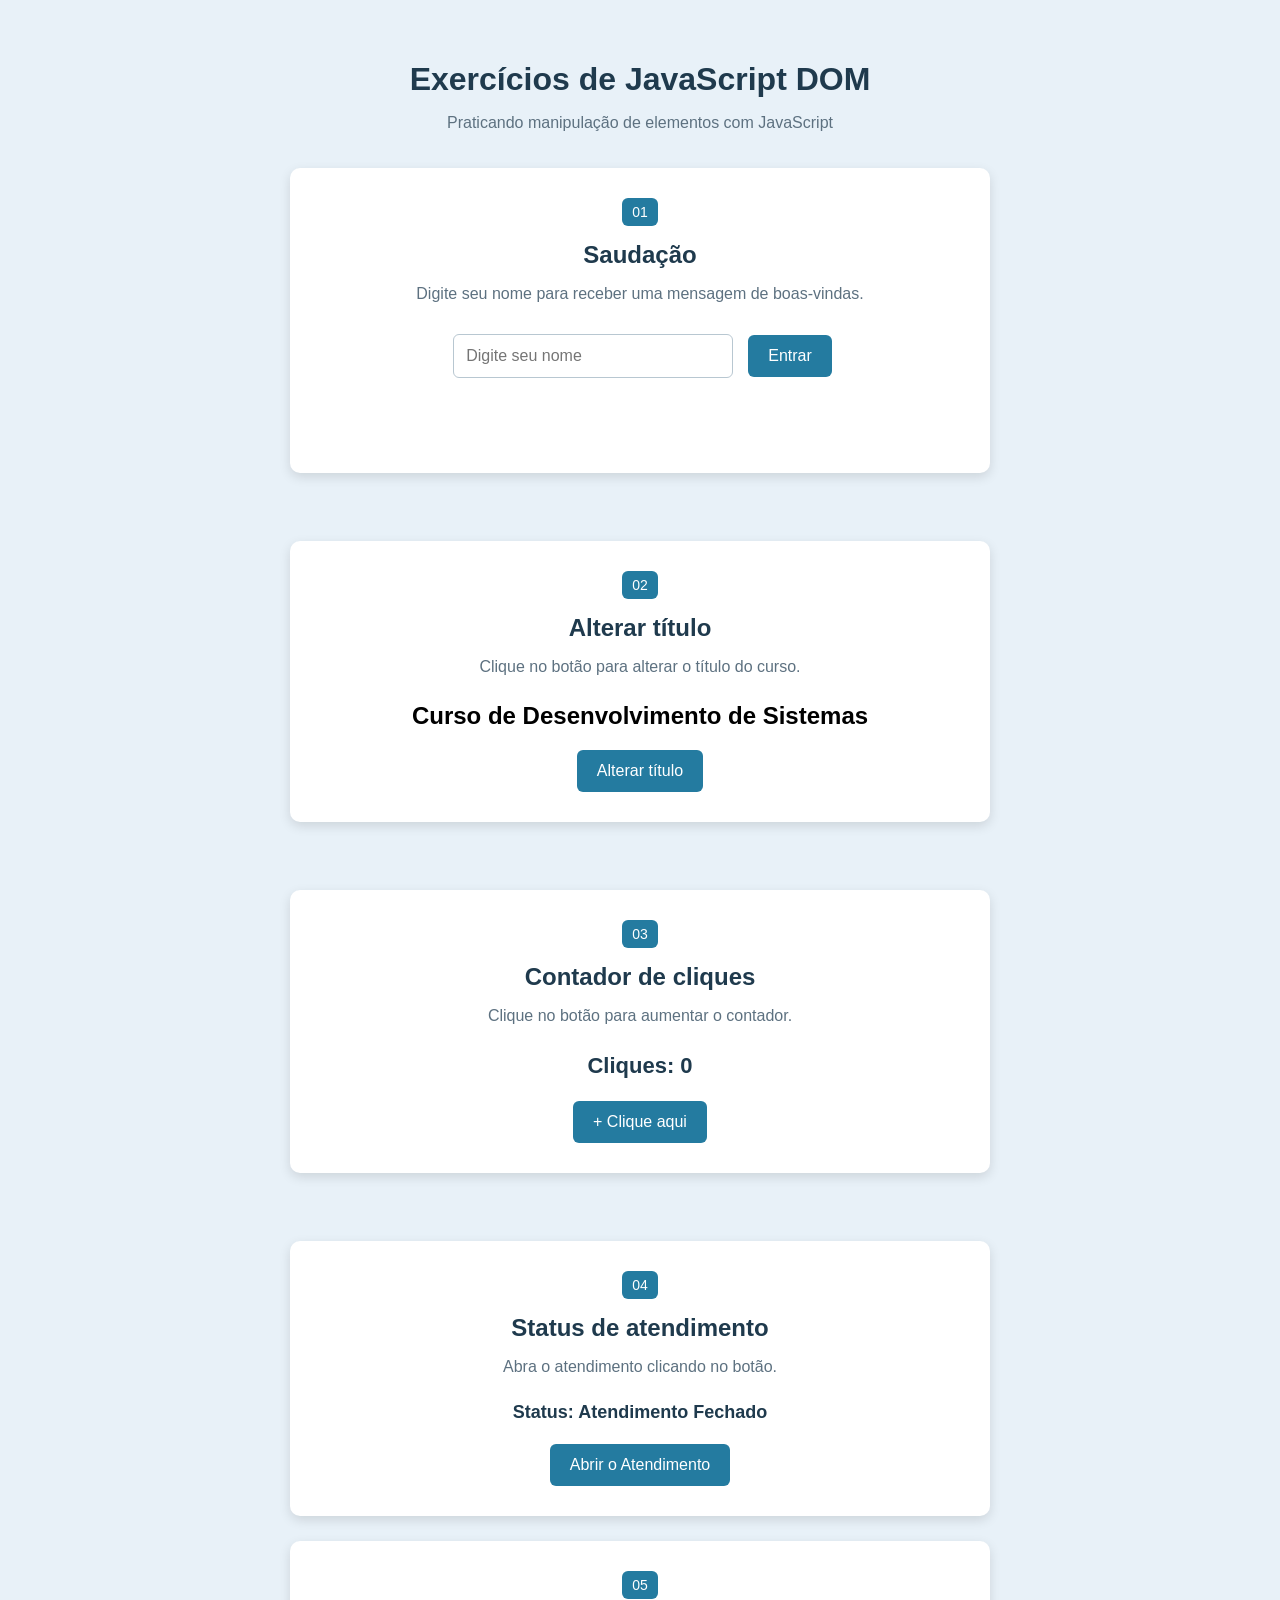
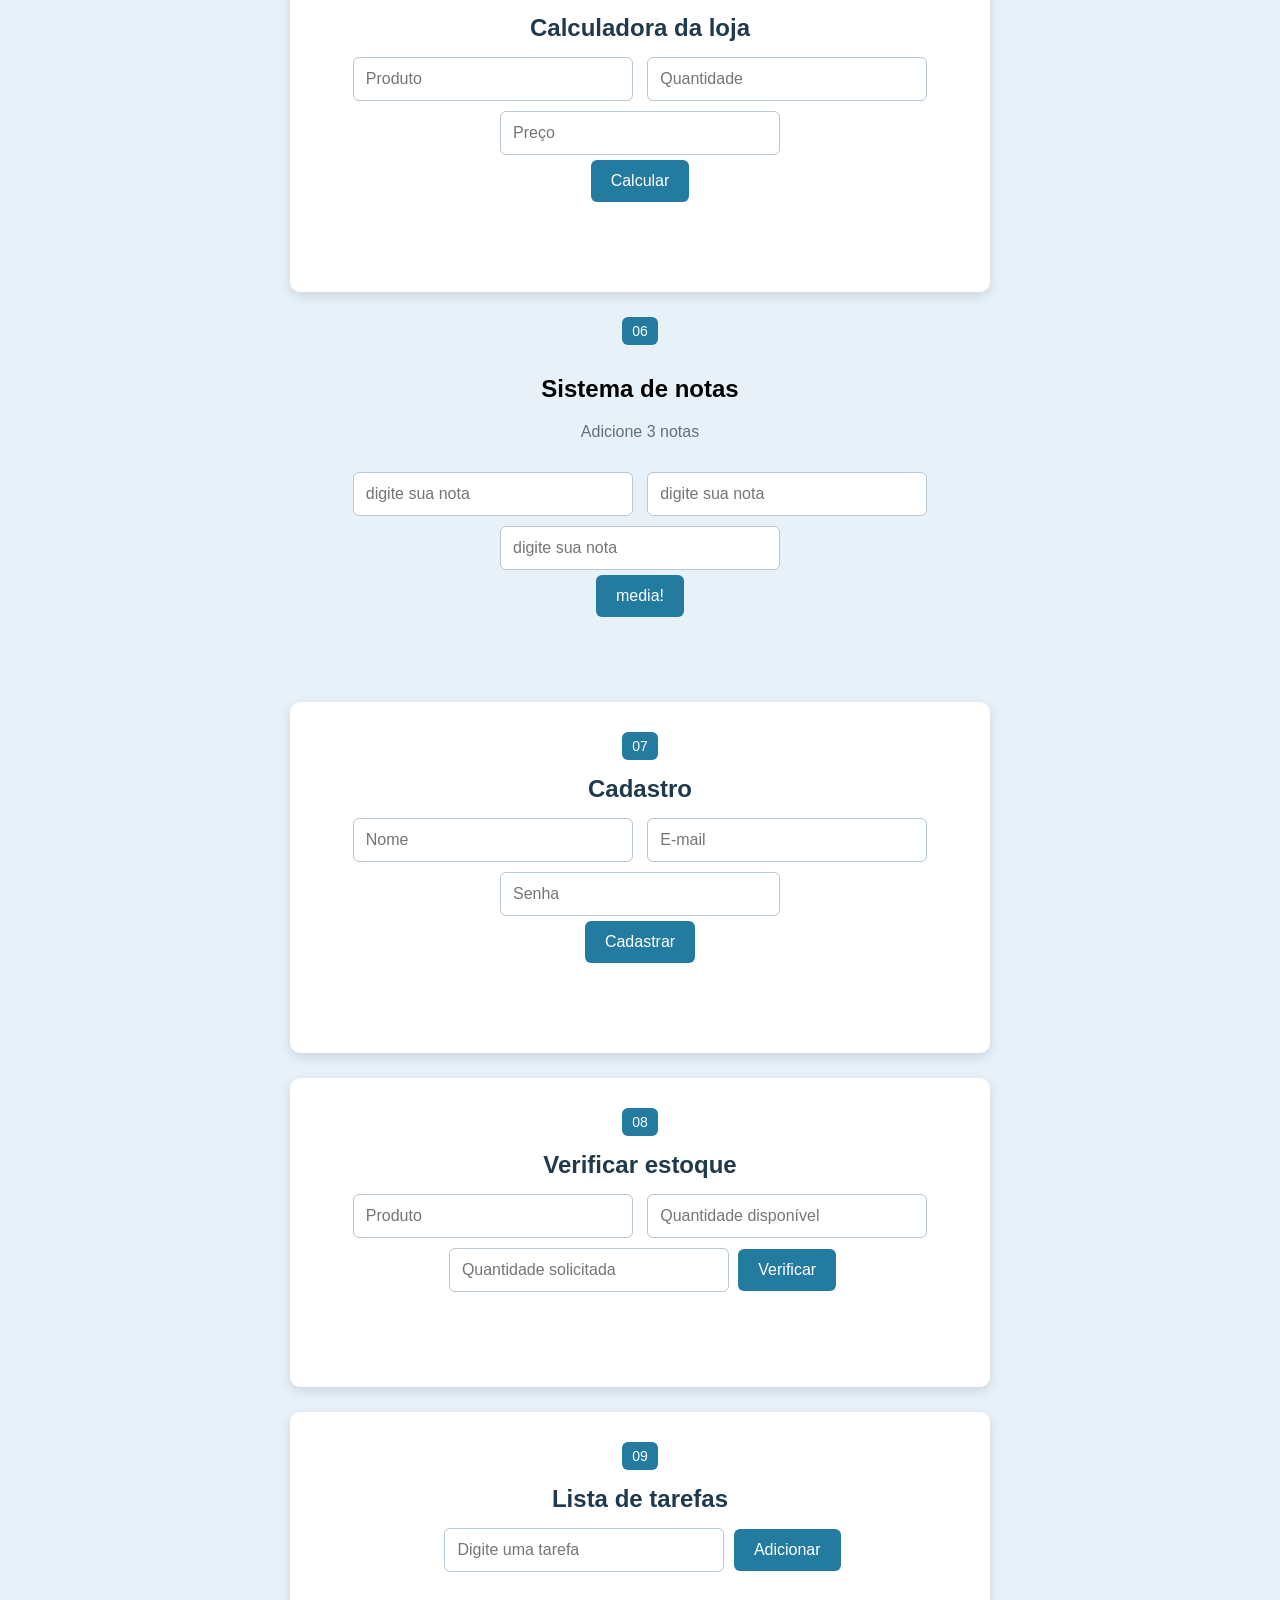
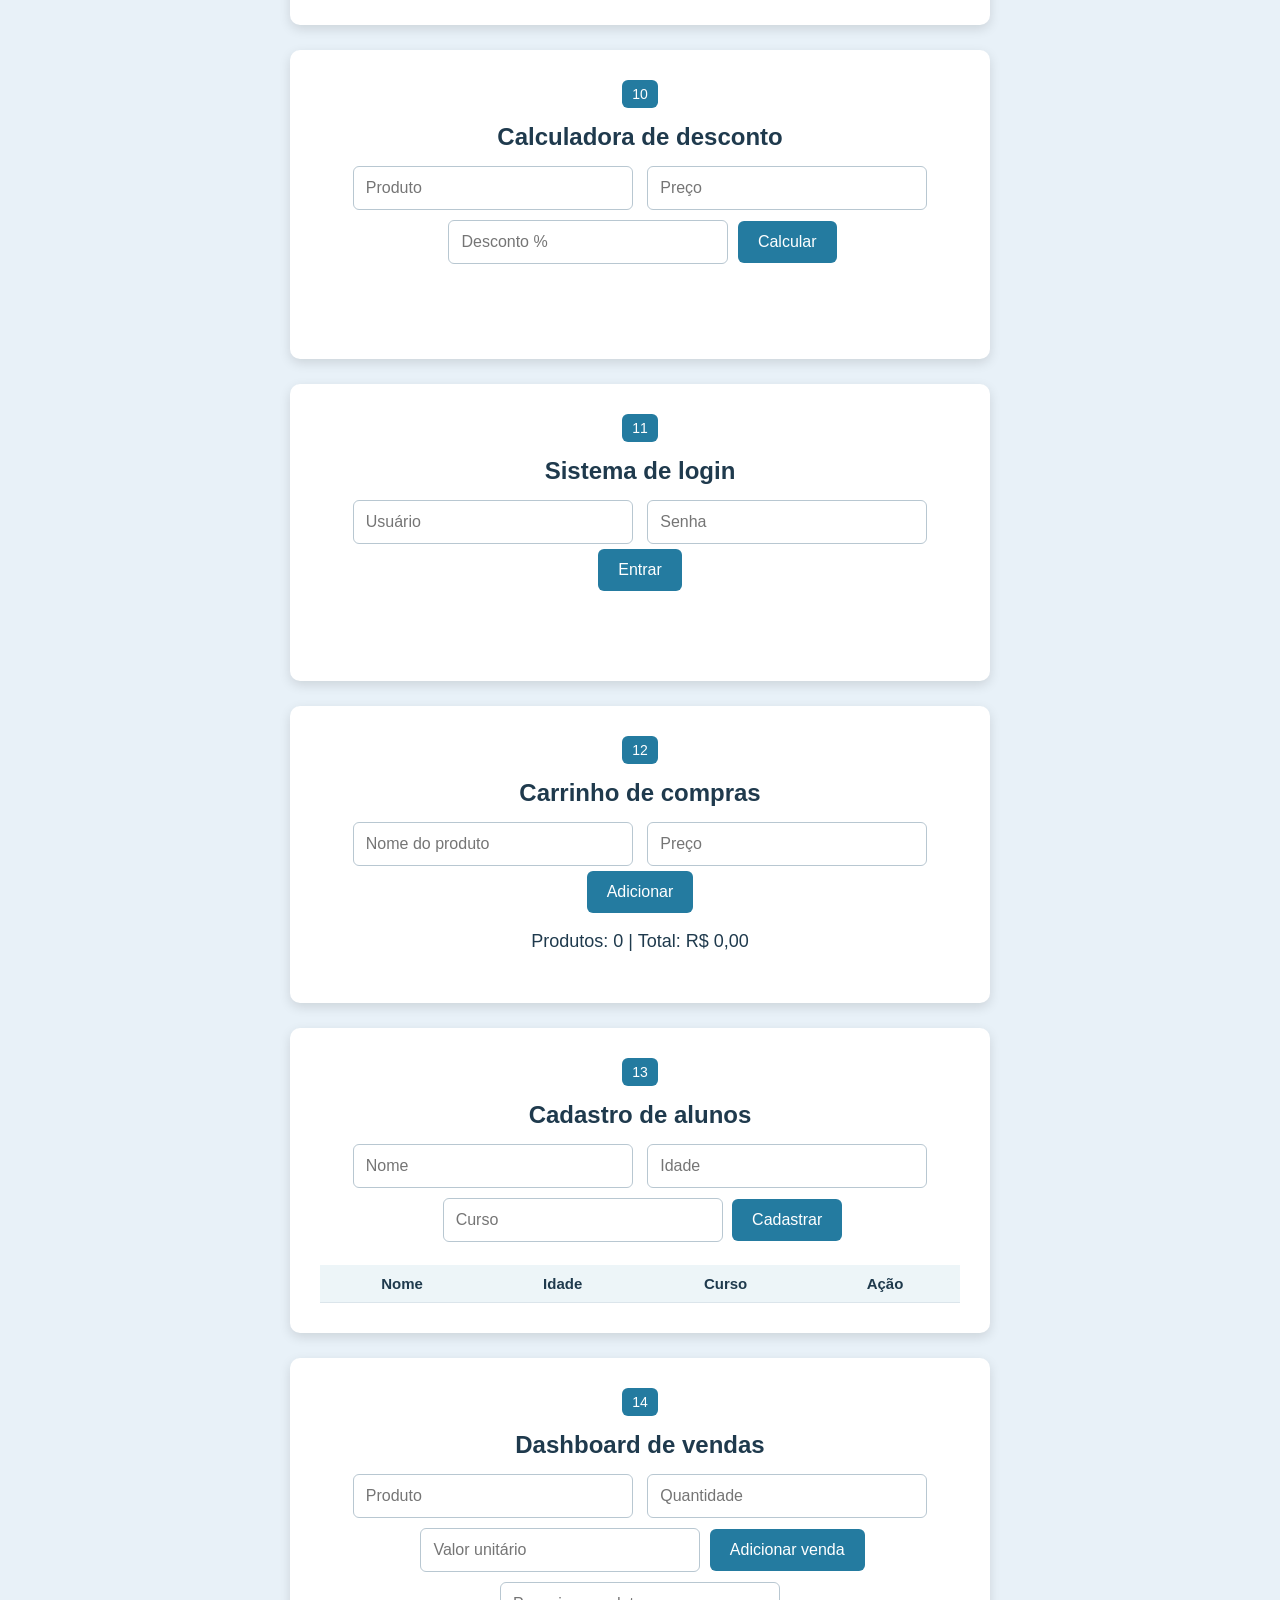
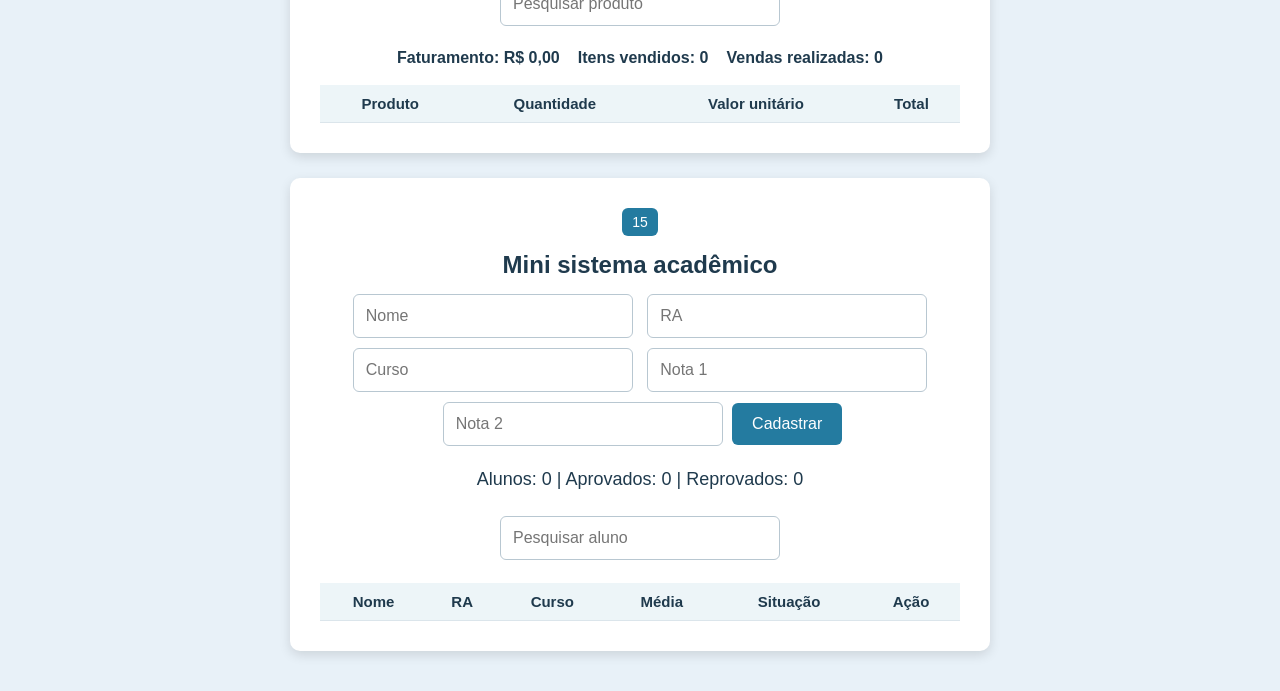
<file: index.html>
<!doctype html>
<html lang="pt-BR">
  <head>
    <meta charset="UTF-8" />
    <meta name="viewport" content="width=device-width, initial-scale=1.0" />

    <title>Exercícios DOM</title>

    <link rel="stylesheet" href="style.css" />
  </head>

  <body>
    <header>
      <h1>Exercícios de JavaScript DOM</h1>
      <p>Praticando manipulação de elementos com JavaScript</p>
    </header>
    <main>
      <!-- EXERCÍCIO 01 -->
      <section class="card">
        <span class="numero">01</span>

        <h2>Saudação</h2>

        <p class="descricao">
          Digite seu nome para receber uma mensagem de boas-vindas.
        </p>

        <div class="area-interacao">
          <input type="text" id="nome" placeholder="Digite seu nome" />

          <button id="btnEntrar">Entrar</button>
        </div>

        <p id="resultado"></p>
      </section>
      <br />

      <!-- EXERCÍCIO 02 -->
      <section class="card">
        <span class="numero">02</span>

        <h2>Alterar título</h2>

        <p class="descricao">Clique no botão para alterar o título do curso.</p>

        <h1 id="tituloCurso">Curso de Desenvolvimento de Sistemas</h1>

        <button id="btnAlterar">Alterar título</button>
      </section>

      <br />
      <!-- EXERCÍCIO 03 -->
      <section class="card">
        <span class="numero">03</span>

        <h2>Contador de cliques</h2>

        <p class="descricao">Clique no botão para aumentar o contador.</p>

        <p id="contador" class="contador">Cliques: 0</p>

        <button id="btnClique">+ Clique aqui</button>
      </section>

      <br />
      <!-- EXERCÍCIO 04 -->
      <section class="card">
        <span class="numero">04</span>

        <h2>Status de atendimento</h2>

        <p class="descricao">Abra o atendimento clicando no botão.</p>

        <p id="status" class="status">Status: Atendimento Fechado</p>

        <button id="btnAbrir">Abrir o Atendimento</button>
      </section>
      <section class="card">
        <span class="numero">05</span>
        <h2>Calculadora da loja</h2>
        <input type="text" id="produto" placeholder="Produto" />
        <input type="number" id="quantidade" placeholder="Quantidade" />
        <input type="number" id="preco" placeholder="Preço" /> <br />
        <button id="btnCalcular">Calcular</button><br />
        <p id="resultadoCalculadora"></p>
      </section>

      <section>
        <span class="numero">06</span>
        <h2>Sistema de notas</h2>
        <p class="descricao">Adicione 3 notas</p>
        <input type="number" id="nota1" placeholder="digite sua nota" />
        <input type="number" id="nota2" placeholder="digite sua nota" />
        <input type="number" id="nota3" placeholder="digite sua nota" /> <br />
        <button id="btnNotas">media!</button>
        <p id="resultadoNotas"></p>
      </section>

      <section class="card">
        <span class="numero">07</span>
        <h2>Cadastro</h2>
        <input type="text" id="nomeCadastro" placeholder="Nome" />
        <input type="email" id="email" placeholder="E-mail" />
        <input type="password" id="senha" placeholder="Senha" />
        <br />
        <button id="btnCadastrar">Cadastrar</button>
        <p id="mensagemCadastro"></p>
      </section>

      <section class="card">
        <span class="numero">08</span>
        <h2>Verificar estoque</h2>
        <input type="text" id="produtoEstoque" placeholder="Produto" />
        <input type="number" id="quantidadeDisponivel" placeholder="Quantidade disponível" min="0" />
        <input type="number" id="quantidadeSolicitada" placeholder="Quantidade solicitada" min="0" />
        <button id="btnVerificarEstoque">Verificar</button>
        <p id="mensagemEstoque"></p>
      </section>

      <section class="card">
        <span class="numero">09</span>
        <h2>Lista de tarefas</h2>
        <input type="text" id="tarefa" placeholder="Digite uma tarefa" />
        <button id="btnAdicionarTarefa">Adicionar</button>
        <ul id="listaTarefas"></ul>
      </section>

      <section class="card">
        <span class="numero">10</span>
        <h2>Calculadora de desconto</h2>
        <input type="text" id="produtoDesconto" placeholder="Produto" />
        <input type="number" id="precoDesconto" placeholder="Preço" min="0" step="0.01" />
        <input type="number" id="percentualDesconto" placeholder="Desconto %" min="0" max="100" />
        <button id="btnCalcularDesconto">Calcular</button>
        <p id="resultadoDesconto"></p>
      </section>

      <section class="card" id="secaoLogin">
        <span class="numero">11</span>
        <h2>Sistema de login</h2>
        <div id="formularioLogin">
          <input type="text" id="usuarioLogin" placeholder="Usuário" />
          <input type="password" id="senhaLogin" placeholder="Senha" />
          <button id="btnLogin">Entrar</button>
        </div>
        <p id="mensagemLogin"></p>
        <div id="areaSistema" class="oculto">
          <h3>Bem-vindo ao sistema acadêmico!</h3>
        </div>
      </section>

      <section class="card">
        <span class="numero">12</span>
        <h2>Carrinho de compras</h2>
        <input type="text" id="produtoCarrinho" placeholder="Nome do produto" />
        <input type="number" id="precoCarrinho" placeholder="Preço" min="0" step="0.01" />
        <button id="btnAdicionarCarrinho">Adicionar</button>
        <ul id="listaCarrinho"></ul>
        <p id="resumoCarrinho">Produtos: 0 | Total: R$ 0,00</p>
      </section>

      <section class="card">
        <span class="numero">13</span>
        <h2>Cadastro de alunos</h2>
        <input type="text" id="nomeAluno" placeholder="Nome" />
        <input type="number" id="idadeAluno" placeholder="Idade" min="1" />
        <input type="text" id="cursoAluno" placeholder="Curso" />
        <button id="btnCadastrarAluno">Cadastrar</button>
        <div class="tabela-container">
          <table>
            <thead><tr><th>Nome</th><th>Idade</th><th>Curso</th><th>Ação</th></tr></thead>
            <tbody id="tabelaAlunos"></tbody>
          </table>
        </div>
      </section>

      <section class="card">
        <span class="numero">14</span>
        <h2>Dashboard de vendas</h2>
        <input type="text" id="produtoVenda" placeholder="Produto" />
        <input type="number" id="quantidadeVenda" placeholder="Quantidade" min="1" />
        <input type="number" id="valorVenda" placeholder="Valor unitário" min="0" step="0.01" />
        <button id="btnAdicionarVenda">Adicionar venda</button>
        <input type="search" id="pesquisaVenda" placeholder="Pesquisar produto" />
        <div class="resumo-dashboard">
          <strong id="faturamentoTotal">Faturamento: R$ 0,00</strong>
          <strong id="itensVendidos">Itens vendidos: 0</strong>
          <strong id="vendasRealizadas">Vendas realizadas: 0</strong>
        </div>
        <div class="tabela-container">
          <table>
            <thead><tr><th>Produto</th><th>Quantidade</th><th>Valor unitário</th><th>Total</th></tr></thead>
            <tbody id="tabelaVendas"></tbody>
          </table>
        </div>
      </section>

      <section class="card">
        <span class="numero">15</span>
        <h2>Mini sistema acadêmico</h2>
        <input type="text" id="nomeAcademico" placeholder="Nome" />
        <input type="text" id="raAcademico" placeholder="RA" />
        <input type="text" id="cursoAcademico" placeholder="Curso" />
        <input type="number" id="nota1Academico" placeholder="Nota 1" min="0" max="10" step="0.1" />
        <input type="number" id="nota2Academico" placeholder="Nota 2" min="0" max="10" step="0.1" />
        <button id="btnCadastrarAcademico">Cadastrar</button>
        <p id="contadoresAcademicos">Alunos: 0 | Aprovados: 0 | Reprovados: 0</p>
        <input type="search" id="pesquisaAcademico" placeholder="Pesquisar aluno" />
        <div class="tabela-container">
          <table>
            <thead><tr><th>Nome</th><th>RA</th><th>Curso</th><th>Média</th><th>Situação</th><th>Ação</th></tr></thead>
            <tbody id="tabelaAcademica"></tbody>
          </table>
        </div>
      </section>
    </main>

    <script src="script.js"></script>
  </body>
</html>
</file>
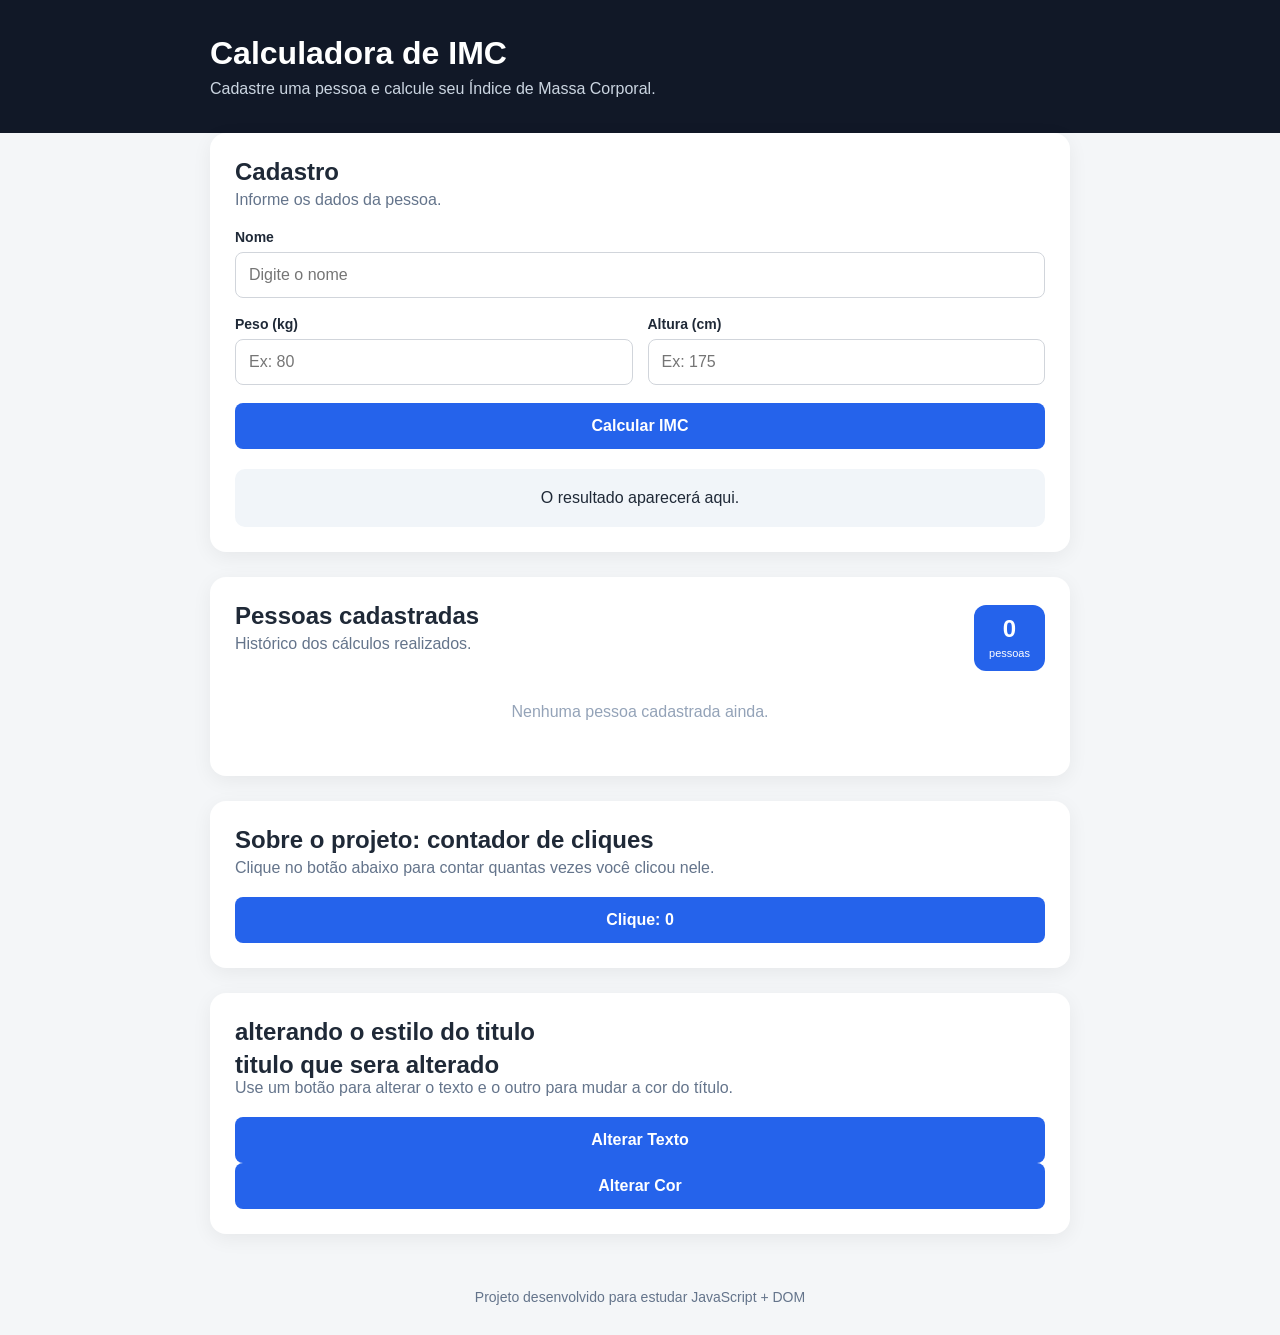
<file: atv0710/0710.html>
<!DOCTYPE html>
<html lang="pt-BR">
<head>
    <meta charset="UTF-8">
    <meta name="viewport" content="width=device-width, initial-scale=1.0">
    <title>Calculadora de IMC</title>
    <link rel="stylesheet" href="0710.css">
</head>
<body>
    <header>

        <div class="container">

            <h1>
                Calculadora de IMC
            </h1>

            <p>
                Cadastre uma pessoa e calcule seu
                Índice de Massa Corporal.
            </p>

        </div>

    </header>


    <main class="container">


        <section class="card">

            <h2>
                Cadastro
            </h2>

            <p class="descricao">
                Informe os dados da pessoa.
            </p>

            <div class="campo">

                <label for="nome">
                    Nome
                </label>

                <input
                    type="text"
                    id="nome"
                    placeholder="Digite o nome"
                >

            </div>

            <div class="linha">

                <div class="campo">

                    <label for="peso">
                        Peso (kg)
                    </label>

                    <input
                        type="number"
                        id="peso"
                        placeholder="Ex: 80"
                        min="1"
                        step="0.1"
                    >

                </div>

                <div class="campo">

                    <label for="altura">
                        Altura (cm)
                    </label>

                    <input
                        type="number"
                        id="altura"
                        placeholder="Ex: 175"
                        min="1"
                    >
                </div>
            </div>

            <button id="btnCalcular">

                Calcular IMC

            </button>


        

            <div
                id="resultado"
                class="resultado"
            >
                <span>
                    O resultado aparecerá aqui.
                </span>
            </div>
        </section>

        <section class="card">

            <div class="titulo-lista">
                <div>

                    <h2>
                        Pessoas cadastradas
                    </h2>

                    <p class="descricao">
                        Histórico dos cálculos realizados.
                    </p>

                </div>
                <div class="contador">
                    <span id="totalPessoas">
                        0
                    </span>
                    <small>
                        pessoas
                    </small>
                </div>
            </div>

            <div id="listaPessoas">
                <div class="vazio">
                    Nenhuma pessoa cadastrada ainda.
                </div>
            </div>
        </section>
        <section class="card">
            <h2>
                Sobre o projeto: contador de cliques 
            </h2>
            <p class="descricao">
                Clique no botão abaixo para contar quantas vezes você clicou nele.
            </p>
            <button id="btnContador">
                Clique: 0
            </button>
        </section>
        <section class="card">
            <h2>
                alterando o estilo do titulo
            </h2>
            <h1 id="titulo">titulo que sera alterado</h1>
            <p class="descricao">
                Use um botão para alterar o texto e o outro para mudar a cor do título.
            </p>
            <button id="btnAlterarTitulo">
                Alterar Texto
            </button>
            <button id="btnAlterarEstilo">
                Alterar Cor
            </button>
        </section>
    </main>
    <footer>
        Projeto desenvolvido para estudar
        JavaScript + DOM
    </footer>
    <script src="0710.js"></script>
</body>
</html>
</file>
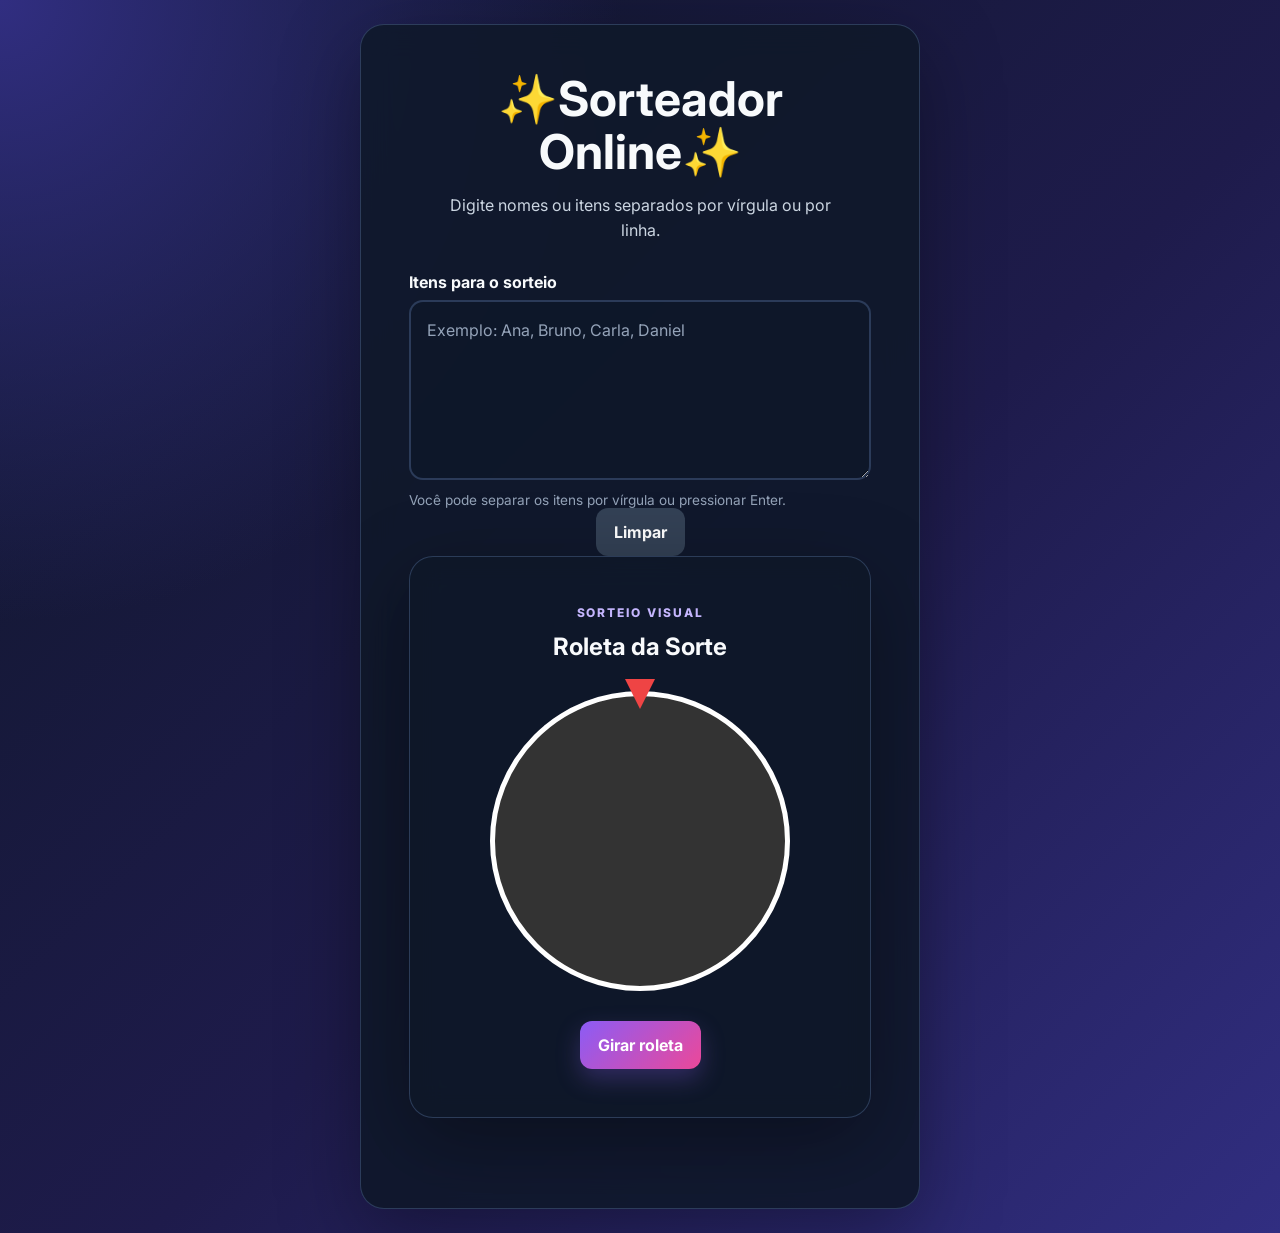
<file: atv0910/0910.html>
<!DOCTYPE html>
<html lang="pt-BR">
<head>
  <meta charset="UTF-8">
  <meta name="viewport" content="width=device-width, initial-scale=1.0">
  <title>Sorteador Online</title>
  <link rel="preconnect" href="https://fonts.googleapis.com">
  <link rel="preconnect" href="https://fonts.gstatic.com" crossorigin>
  <link href="https://fonts.googleapis.com/css2?family=Inter:wght@400;600;700;800&display=swap" rel="stylesheet">
  <link rel="stylesheet" href="0910.css">
</head>
<body>
  <main class="container">
    <section class="card" aria-labelledby="titulo">
      <h1 id="titulo">✨Sorteador Online✨</h1>
      <p class="subtitle">
        Digite nomes ou itens separados por vírgula ou por linha.
      </p>

      <form id="sorteadorForm">
        <label for="listaEntrada">Itens para o sorteio</label>
        <textarea
          id="listaEntrada"
          rows="6"
          placeholder="Exemplo: Ana, Bruno, Carla, Daniel"
          aria-describedby="ajudaEntrada"
        ></textarea>
        <p id="ajudaEntrada" class="help-text">
          Você pode separar os itens por vírgula ou pressionar Enter.
        </p>
          </button>
          <button id="btnLimpar" class="btn-secondary" type="button">
            Limpar
          </button>
          
    <section class="card" id="roleta">
        <p class="eyebrow">SORTEIO VISUAL</p>

        <h2>Roleta da Sorte</h2>

        <div class="roleta-container">
        <div class="ponteiro"></div>

        <div class="roleta" id="roletaVisual">
      
    </div>
  </div>

  <button id="btnGirar" class="btn-primary" type="button">
    Girar roleta
  </button>

  <p id="resultadoRoleta" role="status" aria-live="polite"></p>
</section>
        </div>
      </form>

      <div id="status" class="status" role="status" aria-live="polite"></div>

      <section id="resultadoBox" class="resultado-container hidden" aria-live="polite">
        <p class="result-label">O grande vencedor foi:</p>
        <div id="resultado" class="ganhador-destaque">---</div>
      </section>
    </section>
  </main>

  <script src="0910.js"></script>
</body>
</html>
</file>
<file: style.css>
body {
  font-family: Arial, sans-serif;
  background-color: #e8f1f8;
  text-align: center;
  padding: 40px 20px;
  margin: 0;
}
header {
  margin-bottom: 30px;
}
header h1 {
  color: #1f3a4d;
  margin-bottom: 10px;
}
header p {
  color: #5d7180;
  font-size: 16px;
}
main {
  max-width: 700px;
  margin: auto;
  display: flex;
  flex-direction: column;
  gap: 25px;
}
.card {
  background-color: white;
  padding: 30px;
  border-radius: 10px;
  box-shadow: 0 4px 12px rgba(0, 0, 0, 0.12);
}
.numero {
  display: inline-block;
  background-color: #247ba0;
  color: white;
  padding: 6px 10px;
  border-radius: 6px;
  font-size: 14px;
  margin-bottom: 10px;
}
.card h2 {
  color: #1f3a4d;
  margin-top: 5px;
  margin-bottom: 10px;
}
.descricao {
  color: #5d7180;
  font-size: 16px;
  margin-bottom: 20px;
}
input {
  width: min(100%, 280px);
  padding: 12px;
  border: 1px solid #b8c7d1;
  border-radius: 6px;
  font-size: 16px;
  box-sizing: border-box;
  margin: 5px;
}
button {
  padding: 12px 20px;
  border: none;
  border-radius: 6px;
  cursor: pointer;
  background-color: #247ba0;
  color: white;
  font-size: 16px;
}
button:hover {
  background-color: #1b5f7c;
}
.area-interacao {
  display: flex;
  justify-content: center;
  align-items: center;
  gap: 10px;
  margin-bottom: 15px;
}
p {
  min-height: 24px;
  font-size: 18px;
  color: #1f3a4d;
}

ul {
  max-width: 560px;
  margin: 18px auto 0;
  padding: 0;
  list-style: none;
}

li {
  display: flex;
  justify-content: space-between;
  align-items: center;
  gap: 12px;
  padding: 10px 0;
  border-bottom: 1px solid #dbe5eb;
  text-align: left;
}

li button {
  padding: 7px 12px;
  font-size: 14px;
}

table {
  width: 100%;
  margin-top: 18px;
  border-collapse: collapse;
  font-size: 15px;
}

th,
td {
  padding: 10px 8px;
  border-bottom: 1px solid #dbe5eb;
}

th {
  color: #1f3a4d;
  background-color: #edf5f8;
}

td button {
  padding: 7px 10px;
  font-size: 13px;
}

.tabela-container {
  overflow-x: auto;
}

.resumo-dashboard {
  display: flex;
  justify-content: center;
  flex-wrap: wrap;
  gap: 18px;
  margin-top: 18px;
  color: #1f3a4d;
}

.sucesso {
  color: #19733e;
  font-weight: bold;
}

.erro {
  color: #b42318;
  font-weight: bold;
}

.oculto {
  display: none;
}

#areaSistema {
  padding: 16px;
  margin-top: 15px;
  border: 1px solid #9bd1b0;
  background-color: #eefaf1;
}

#areaSistema h3 {
  margin: 0;
  color: #19733e;
}

.contador {
  font-size: 22px;
  font-weight: bold;
}
.status {
  font-weight: bold;
}

footer {
  margin-top: 30px;
  color: #5d7180;
  font-size: 14px;
}
</file>
<file: atv0710/0710.css>
* {
    box-sizing: border-box;
    margin: 0;
    padding: 0;
}
body {
    font-family: Arial, Helvetica, sans-serif;
    background-color: #f4f6f8;
    color: #1f2937;
    min-height: 100vh;
}

.container {
    max-width: 900px;
    margin: 0 auto;
    padding: 0 20px;
}
header {
    background-color: #111827;
    color: white;
    padding: 35px 0;
}
header h1 {
    font-size: 32px;
    margin-bottom: 8px;
}
header p {
    color: #cbd5e1;
    font-size: 16px;
}
main {
    margin-top: 30px;
    margin-bottom: 30px;
}

.card {
    background-color: white;
    border-radius: 16px;
    padding: 25px;
    margin-bottom: 25px;
    box-shadow:
        0 5px 20px rgba(0, 0, 0, 0.06);
}
.card h2 {
    margin-bottom: 5px;
}
.descricao {
    color: #64748b;
    margin-bottom: 20px;
}

.campo {
    display: flex;
    flex-direction: column;
    gap: 7px;
    margin-bottom: 18px;
}
.campo label {
    font-size: 14px;
    font-weight: bold;
}
.campo input {
    width: 100%;
    padding: 13px;
    border: 1px solid #d1d5db;
    border-radius: 8px;
    font-size: 16px;
    outline: none;
}

.campo input:focus {
    border-color: #2563eb;
    box-shadow:
        0 0 0 3px rgba(37, 99, 235, 0.1);
}

.linha {
    display: grid;
    grid-template-columns: 1fr 1fr;
    gap: 15px;
}
button {
    width: 100%;
    padding: 14px;
    border: none;
    border-radius: 8px;
    background-color: #2563eb;
    color: white;
    font-size: 16px;
    font-weight: bold;
    cursor: pointer;
}
button:hover {
    background-color: #1d4ed8;
}
.resultado {
    margin-top: 20px;
    padding: 20px;
    border-radius: 10px;
    background-color: #f1f5f9;
    text-align: center;
}
.resultado h3 {
    font-size: 28px;
    margin-bottom: 8px;
}
.resultado p {
    font-weight: bold;
}

.titulo-lista {
    display: flex;
    justify-content: space-between;
    align-items: center;
}

.contador {
    background-color: #2563eb;
    color: white;
    border-radius: 12px;
    padding: 10px 15px;
    text-align: center;
}

.contador span {
    display: block;
    font-size: 24px;
    font-weight: bold;
}

.contador small {
    font-size: 11px;
}

.vazio {
    text-align: center;
    padding: 30px;
    color: #94a3b8;
}
.pessoa {
    border: 1px solid #e2e8f0;
    border-radius: 12px;
    padding: 18px;
    margin-top: 12px;
}

.pessoa-topo {
    display: flex;
    justify-content: space-between;
    align-items: center;
}

.pessoa h3 {
    margin-bottom: 5px;
}

.pessoa-info {
    color: #64748b;
    font-size: 14px;
}

.imc {
    font-size: 22px;
    font-weight: bold;
    margin-top: 10px;
}

.excluir {
    width: auto;
    padding: 8px 12px;
    background-color: #dc2626;
    font-size: 13px;
}
.excluir:hover {
    background-color: #b91c1c;
}

footer {
    text-align: center;
    padding: 30px;
    color: #64748b;
    font-size: 14px;
}


@media (max-width: 600px) {
    .linha {
        grid-template-columns: 1fr;
    }


    header h1 {
        font-size: 26px;
    }


    .titulo-lista {
        align-items: flex-start;
    }

}
</file>
<file: atv0910/0910.css>
* {
  box-sizing: border-box;
  margin: 0;
  padding: 0;
}

:root {
  --background: #7c0e0e;
  --card: rgba(15, 24, 42, 0.88);
  --text: #f8fafc;
  --muted: #cbd5e1;
  --primary: #8b5cf6;
  --primary-dark: #5900ff;
  --secondary: #334155;
  --border: rgba(83, 112, 156, 0.418);
  --success: #a7f3d0;
}

body {
  min-height: 100vh;
  padding: 24px;
  display: grid;
  place-items: center;
  color: var(--text);
  font-family: 'Inter', sans-serif;
  background:
    radial-gradient(circle at top left, #312e81 0, transparent 35%),
    linear-gradient(135deg, #0f172a, #1e1b4b 55%, #312e81);
}

.container {
  width: min(100%, 560px);
}

.card {
  padding: clamp(24px, 5vw, 48px);
  text-align: center;
  background: var(--card);
  border: 1px solid var(--border);
  border-radius: 24px;
  box-shadow: 0 24px 80px rgba(0, 0, 0, 0.35);
  backdrop-filter: blur(16px);
}

.eyebrow {
  margin-bottom: 12px;
  color: #c4b5fd;
  font-size: 0.75rem;
  font-weight: 800;
  letter-spacing: 0.16em;
}

h1 {
  font-size: clamp(2rem, 7vw, 3rem);
  line-height: 1.1;
}

.subtitle {
  margin: 14px auto 28px;
  max-width: 420px;
  color: var(--muted);
  line-height: 1.6;
}

label {
  display: block;
  margin-bottom: 8px;
  text-align: left;
  font-weight: 700;
}

textarea {
  width: 100%;
  min-height: 140px;
  padding: 16px;
  color: var(--text);
  font: inherit;
  line-height: 1.5;
  background: rgba(15, 23, 42, 0.7);
  border: 2px solid var(--border);
  border-radius: 14px;
  resize: vertical;
  transition: border-color 0.2s, box-shadow 0.2s;
}

textarea::placeholder {
  color: #94a3b8;
}

textarea:focus {
  outline: none;
  border-color: #a78bfa;
  box-shadow: 0 0 0 4px rgba(139, 92, 246, 0.2);
}

.help-text {
  margin-top: 8px;
  color: #94a3b8;
  font-size: 0.85rem;
  text-align: left;
}

.button-group {
  display: flex;
  gap: 12px;
  margin-top: 22px;
}

button {
  flex: 1;
  border: 0;
  border-radius: 12px;
  padding: 14px 18px;
  color: white;
  font: inherit;
  font-weight: 700;
  cursor: pointer;
  transition: transform 0.2s, filter 0.2s, box-shadow 0.2s;
}

button:hover {
  filter: brightness(1.12);
  transform: translateY(-2px);
}

button:active {
  transform: translateY(0) scale(0.98);
}

button:focus-visible {
  outline: 3px solid #fbbf24;
  outline-offset: 3px;
}

.btn-primary {
  background: linear-gradient(135deg, var(--primary), #ec4899);
  box-shadow: 0 10px 24px rgba(139, 92, 246, 0.28);
}

.btn-secondary {
  background: var(--secondary);
}

.status {
  min-height: 24px;
  margin-top: 18px;
  color: #fda4af;
  font-size: 0.9rem;
}

.resultado-container {
  margin-top: 24px;
  padding: 22px;
  background: rgba(16, 185, 129, 0.1);
  border: 1px solid rgba(167, 243, 208, 0.3);
  border-radius: 16px;
}

.result-label {
  color: var(--muted);
}

.ganhador-destaque {
  margin-top: 10px;
  color: var(--success);
  font-size: clamp(1.8rem, 7vw, 2.7rem);
  font-weight: 800;
  overflow-wrap: anywhere;
}

.revelar {
  animation: revelar 0.65s ease-out;
}

.hidden {
  display: none;
}

@keyframes revelar {
  0% {
    opacity: 0;
    transform: scale(0.6) rotate(-4deg);
  }
  70% {
    transform: scale(1.08) rotate(2deg);
  }
  100% {
    opacity: 1;
    transform: scale(1) rotate(0);
  }
}

@media (max-width: 480px) {
  body {
    padding: 14px;
  }

  .button-group {
    flex-direction: column;
  }
}

.roleta-container {
  position: relative;
  width: 300px;
  height: 300px;
  margin: 30px auto;
}

.roleta {
  width: 100%;
  height: 100%;
  border-radius: 50%;
  background: conic-gradient(
    #7c3aed 0deg 90deg,
    #f59e0b 90deg 180deg,
    #06b6d4 180deg 270deg,
    #ec4899 270deg 360deg
  );
  border: 5px solid #fff;
  box-sizing: border-box;

  transform: rotate(0deg);
  transition: transform 4s cubic-bezier(.15, .65, .15, 1);
}

.ponteiro {
  position: absolute;
  top: -12px;
  left: 50%;
  transform: translateX(-50%);
  z-index: 2;

  width: 0;
  height: 0;
  border-left: 15px solid transparent;
  border-right: 15px solid transparent;
  border-top: 30px solid #ef4444;
}
</file>
